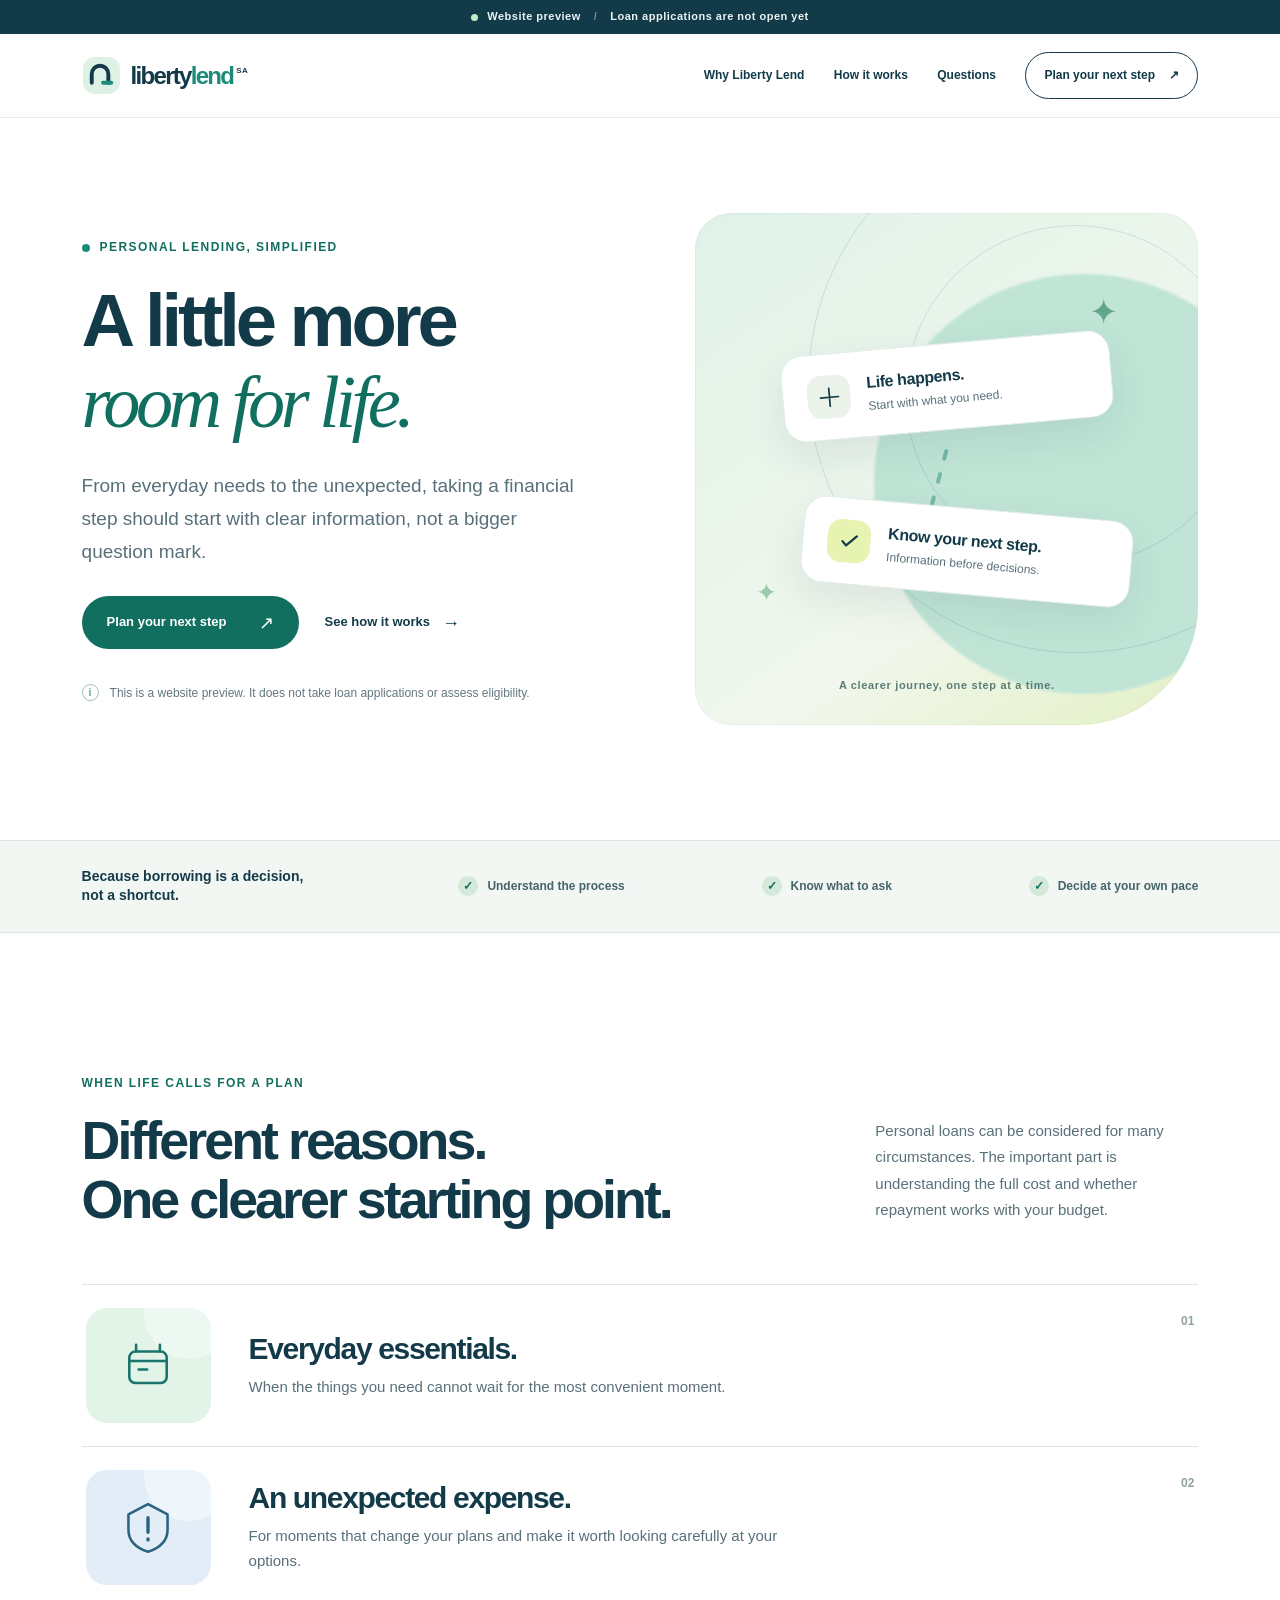
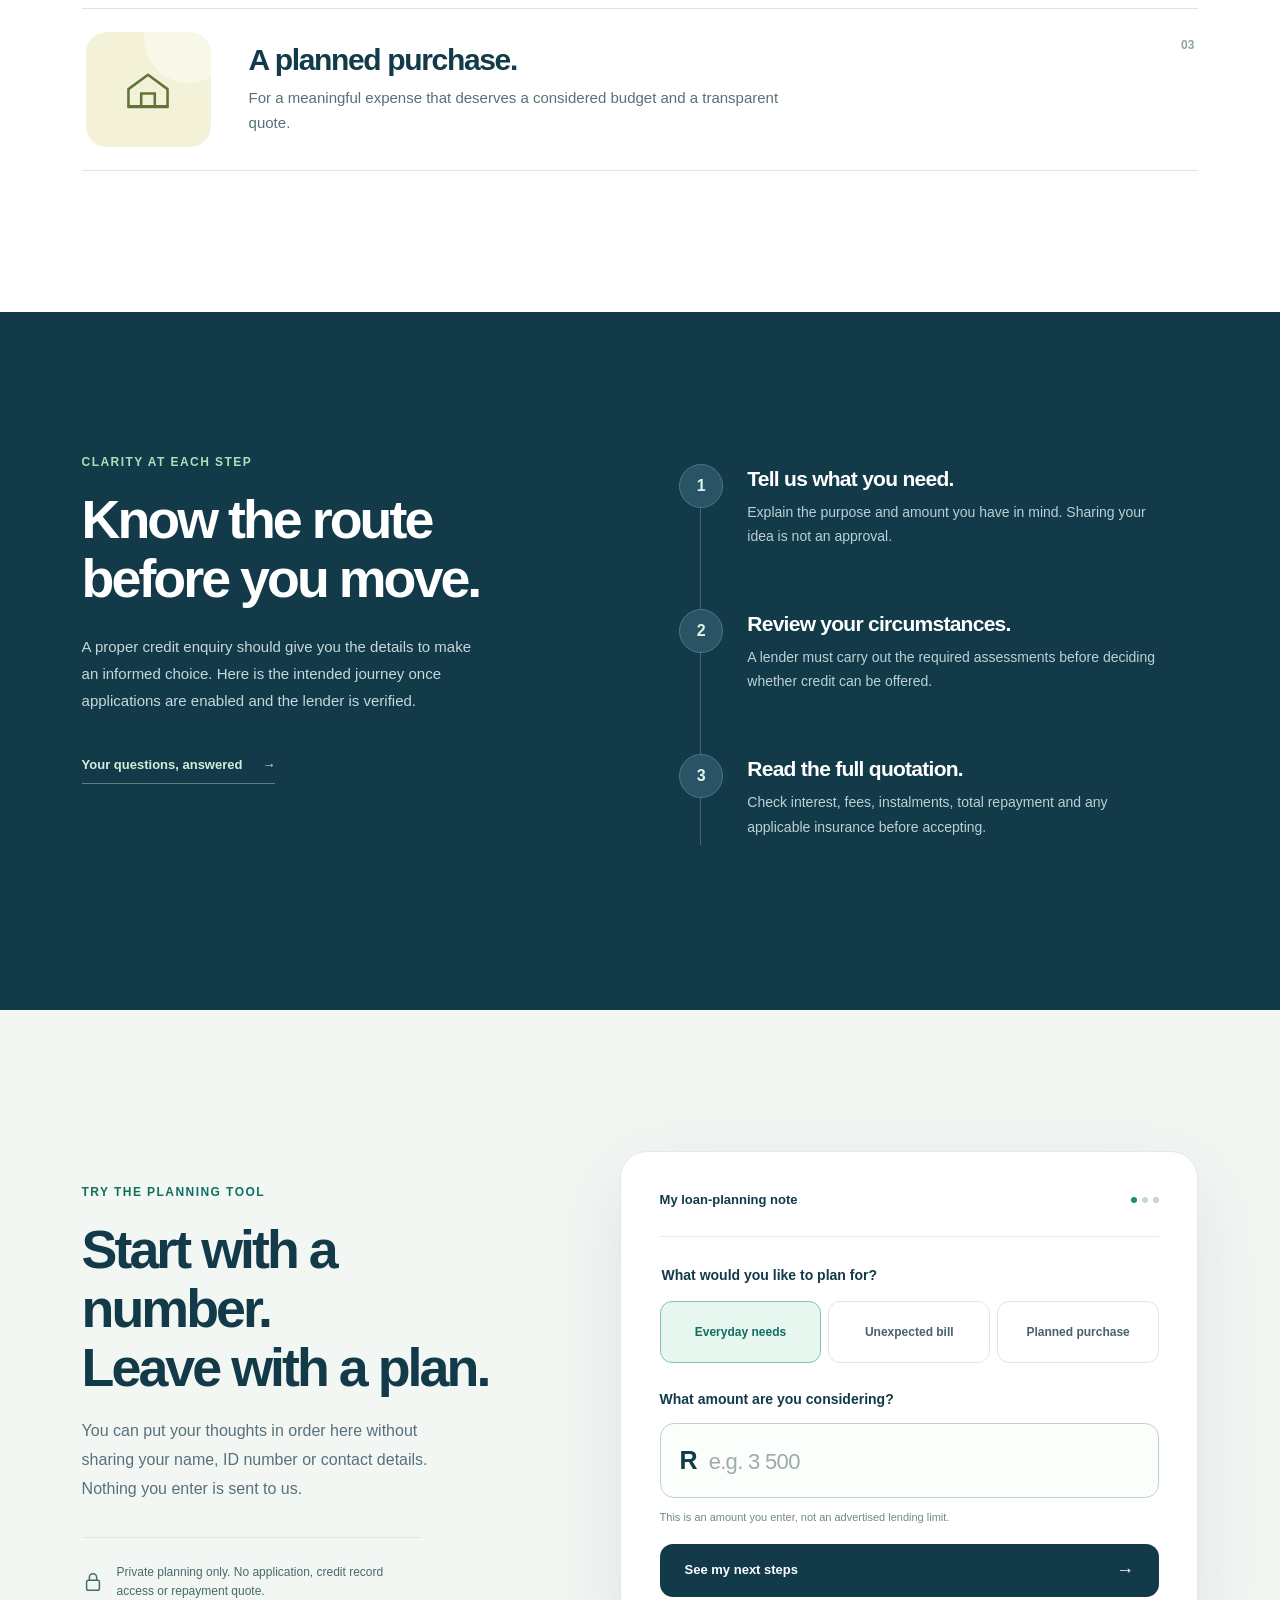
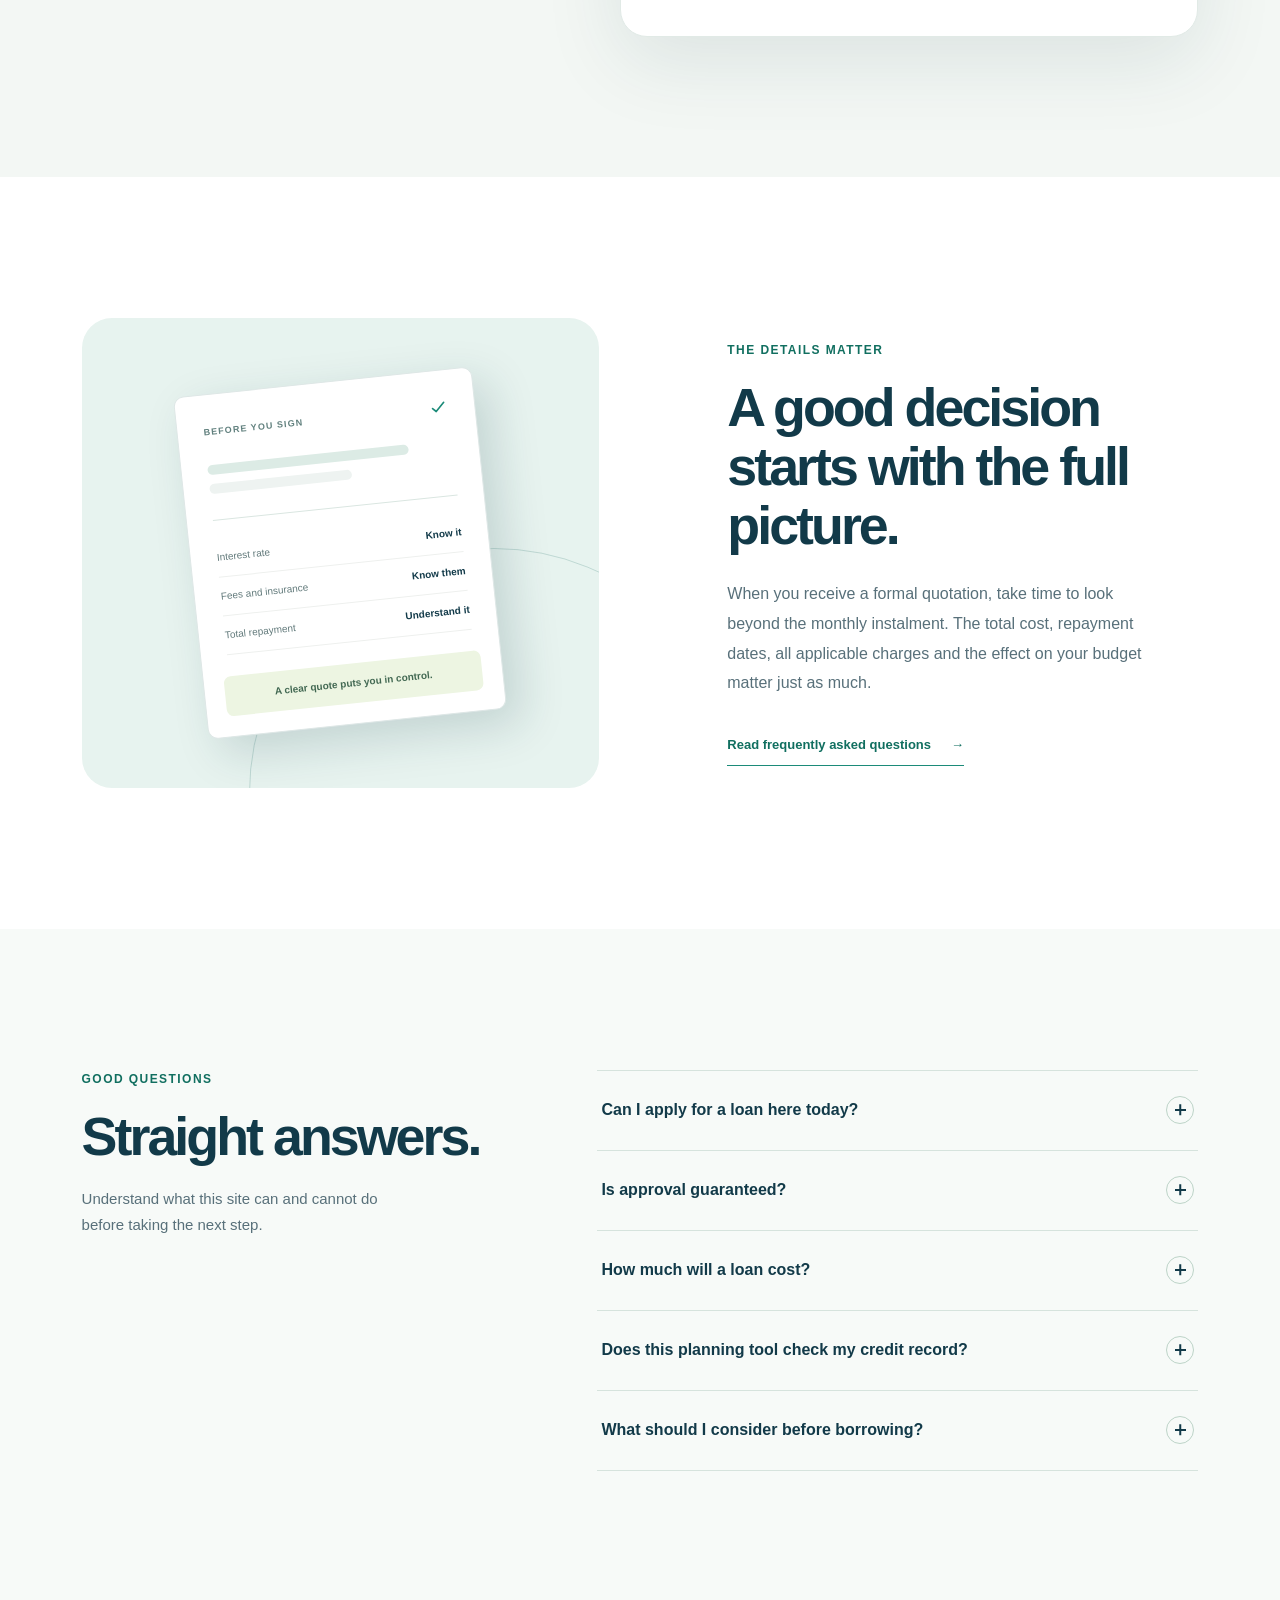
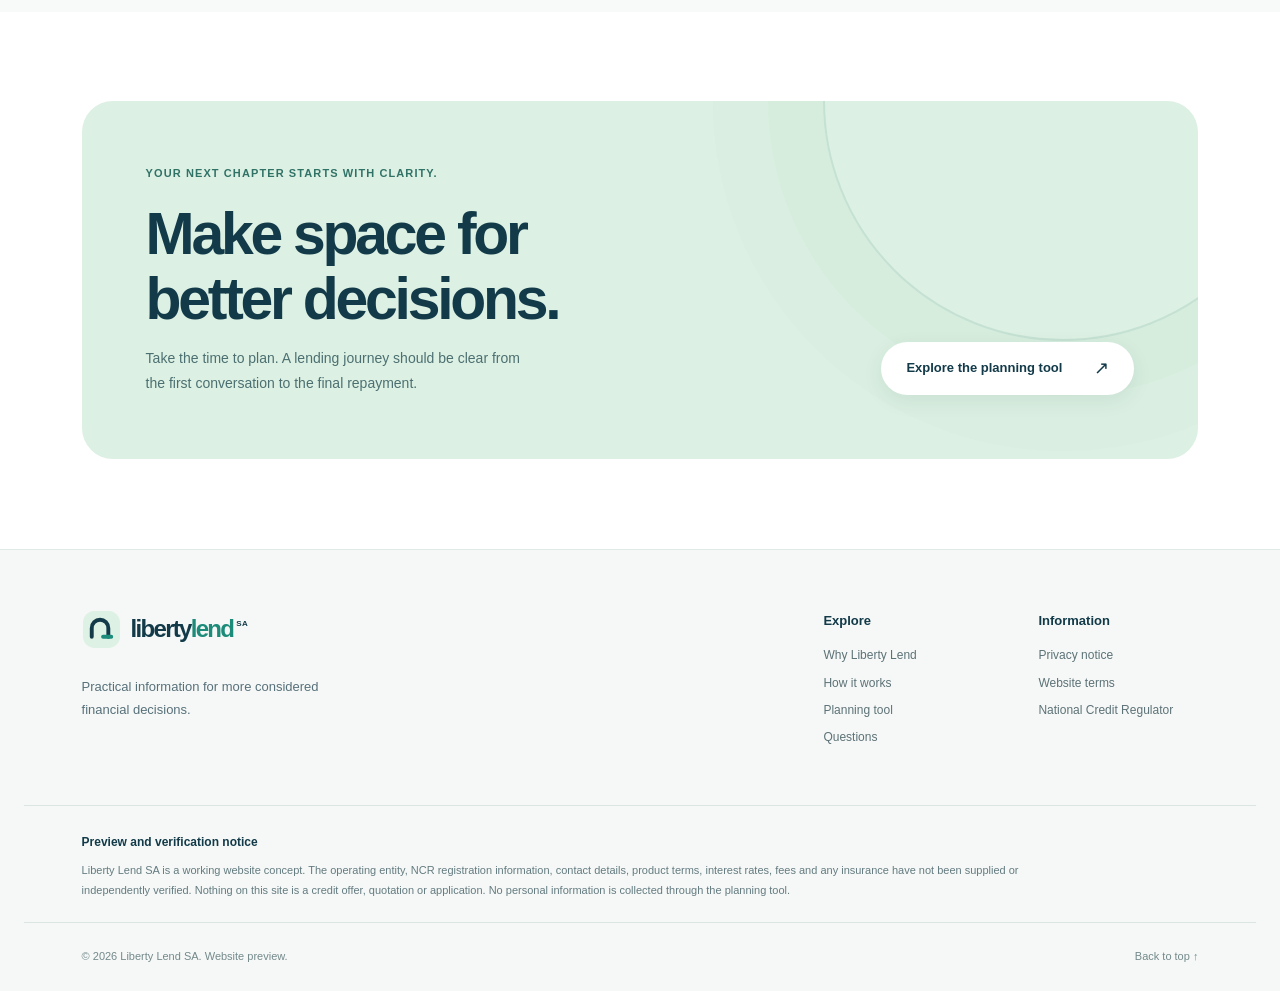
<file: index.html>
<!doctype html>
<html lang="en-ZA">
<head>
  <meta charset="utf-8">
  <meta name="viewport" content="width=device-width, initial-scale=1">
  <meta name="theme-color" content="#123a49">
  <meta name="robots" content="noindex,nofollow">
  <meta name="description" content="Discover Liberty Lend SA, a personal lending website preview. Explore how a small-loan enquiry could work, and make a private plan without applying for credit.">
  <meta property="og:type" content="website">
  <meta property="og:title" content="Liberty Lend SA | A little more room for life">
  <meta property="og:description" content="A clearer way to explore small personal loans. Preview only; applications are not yet open.">
  <meta property="og:image" content="assets/social-preview.svg">
  <title>Liberty Lend SA | A little more room for life</title>
  <link rel="icon" type="image/svg+xml" href="assets/favicon.svg">
  <link rel="stylesheet" href="styles.css">
  <script src="script.js" defer></script>
</head>
<body>
  <a class="skip-link" href="#main">Skip to content</a>
  <div class="preview-bar" role="status"><span class="preview-pulse" aria-hidden="true"></span> Website preview <span class="preview-divider" aria-hidden="true">/</span> Loan applications are not open yet</div>
  <header class="site-header" id="top">
    <div class="shell header-inner">
      <a class="brand" href="#top" aria-label="Liberty Lend SA, home">
        <svg class="brand-mark" aria-hidden="true" viewBox="0 0 40 40" fill="none"><rect x="1" y="1" width="38" height="38" rx="12" fill="#DDF1E5"/><path d="M10 27.5V18.7C10 13.9 13.8 10 18.5 10C23.2 10 27 13.9 27 18.7V27.5" stroke="#123A49" stroke-width="4" stroke-linecap="round"/><path d="M21.6 27.5H30" stroke="#1C8B79" stroke-width="4" stroke-linecap="round"/></svg>
        <span class="brand-type">liberty<span>lend</span><small>SA</small></span>
      </a>
      <nav class="primary-nav" id="primary-navigation" aria-label="Main navigation">
        <a href="#why-us">Why Liberty Lend</a>
        <a href="#how-it-works">How it works</a>
        <a href="#questions">Questions</a>
        <a class="nav-link-cta" href="#plan">Plan your next step <span aria-hidden="true">&#8599;</span></a>
      </nav>
      <button class="menu-toggle" id="menu-toggle" type="button" aria-controls="primary-navigation" aria-expanded="false" aria-label="Open menu"><span></span><span></span></button>
    </div>
  </header>
  <main id="main">
    <section class="hero shell" aria-labelledby="hero-title">
      <div class="hero-copy">
        <div class="micro-label"><span class="dot"></span> PERSONAL LENDING, SIMPLIFIED</div>
        <h1 id="hero-title">A little more <span class="serif-line">room for life.</span></h1>
        <p class="hero-lede">From everyday needs to the unexpected, taking a financial step should start with clear information, not a bigger question mark.</p>
        <div class="hero-actions"><a class="button button-primary" href="#plan">Plan your next step <span aria-hidden="true">&#8599;</span></a><a class="button button-text" href="#how-it-works">See how it works <span aria-hidden="true">&#8594;</span></a></div>
        <div class="hero-note"><span class="note-icon" aria-hidden="true">i</span><span>This is a website preview. It does not take loan applications or assess eligibility.</span></div>
      </div>
      <div class="hero-visual" aria-label="Illustration showing a clear path from a financial need to an informed decision">
        <div class="visual-arc arc-one"></div><div class="visual-arc arc-two"></div>
        <div class="visual-bloom"></div>
        <div class="path-card path-card-top"><div class="mini-symbol"><svg viewBox="0 0 24 24" fill="none" aria-hidden="true"><path d="M3 12h18M12 3v18" stroke="currentColor" stroke-width="1.7" stroke-linecap="round"/></svg></div><div><strong>Life happens.</strong><span>Start with what you need.</span></div></div>
        <div class="path-connector" aria-hidden="true"><span></span><span></span><span></span></div>
        <div class="path-card path-card-bottom"><div class="check-symbol"><svg viewBox="0 0 24 24" aria-hidden="true" fill="none"><path d="m5 12 4 4L19 6" stroke="currentColor" stroke-width="2.2" stroke-linecap="round" stroke-linejoin="round"/></svg></div><div><strong>Know your next step.</strong><span>Information before decisions.</span></div></div>
        <div class="visual-caption">A clearer journey, one step at a time.</div>
        <span class="visual-star star-one" aria-hidden="true">&#10022;</span><span class="visual-star star-two" aria-hidden="true">&#10022;</span>
      </div>
    </section>
    <div class="benefit-strip"><div class="shell benefit-strip-inner"><p>Because borrowing is a decision, not a shortcut.</p><div><span class="strip-symbol" aria-hidden="true">&#10003;</span> Understand the process</div><div><span class="strip-symbol" aria-hidden="true">&#10003;</span> Know what to ask</div><div><span class="strip-symbol" aria-hidden="true">&#10003;</span> Decide at your own pace</div></div></div>
    <section class="reasons section shell" id="why-us" aria-labelledby="reasons-title">
      <div class="section-heading"><div><p class="eyebrow">When life calls for a plan</p><h2 id="reasons-title">Different reasons.<br>One clearer starting point.</h2></div><p>Personal loans can be considered for many circumstances. The important part is understanding the full cost and whether repayment works with your budget.</p></div>
      <div class="reasons-list">
        <article class="reason-item"><div class="reason-art art-one"><span class="art-circle"></span><svg viewBox="0 0 80 80" fill="none" aria-hidden="true"><rect x="18" y="23" width="44" height="37" rx="7" stroke="currentColor" stroke-width="3"/><path d="M26 23v-8M54 23v-8M18 34h44M29 44h10" stroke="currentColor" stroke-width="3" stroke-linecap="round"/></svg></div><div class="reason-copy"><h3>Everyday essentials.</h3><p>When the things you need cannot wait for the most convenient moment.</p></div><span class="reason-number">01</span></article>
        <article class="reason-item"><div class="reason-art art-two"><span class="art-circle"></span><svg viewBox="0 0 80 80" fill="none" aria-hidden="true"><path d="M40 12 63 24v18c0 14-11 22-23 26-12-4-23-12-23-26V24l23-12Z" stroke="currentColor" stroke-width="3" stroke-linejoin="round"/><path d="M40 28v17M40 53v1" stroke="currentColor" stroke-width="4" stroke-linecap="round"/></svg></div><div class="reason-copy"><h3>An unexpected expense.</h3><p>For moments that change your plans and make it worth looking carefully at your options.</p></div><span class="reason-number">02</span></article>
        <article class="reason-item"><div class="reason-art art-three"><span class="art-circle"></span><svg viewBox="0 0 80 80" fill="none" aria-hidden="true"><path d="M17 59V39l23-17 23 17v20H17Z" stroke="currentColor" stroke-width="3" stroke-linejoin="round"/><path d="M32 59V44h16v15M17 60h46" stroke="currentColor" stroke-width="3" stroke-linecap="round"/></svg></div><div class="reason-copy"><h3>A planned purchase.</h3><p>For a meaningful expense that deserves a considered budget and a transparent quote.</p></div><span class="reason-number">03</span></article>
      </div>
    </section>
    <section class="how section" id="how-it-works" aria-labelledby="how-title"><div class="shell how-inner"><div class="how-intro"><p class="eyebrow eyebrow-light">Clarity at each step</p><h2 id="how-title">Know the route<br>before you move.</h2><p>A proper credit enquiry should give you the details to make an informed choice. Here is the intended journey once applications are enabled and the lender is verified.</p><a href="#questions" class="inline-light">Your questions, answered <span aria-hidden="true">&#8594;</span></a></div><div class="steps"><article class="step"><span class="step-counter">1</span><div><h3>Tell us what you need.</h3><p>Explain the purpose and amount you have in mind. Sharing your idea is not an approval.</p></div></article><article class="step"><span class="step-counter">2</span><div><h3>Review your circumstances.</h3><p>A lender must carry out the required assessments before deciding whether credit can be offered.</p></div></article><article class="step"><span class="step-counter">3</span><div><h3>Read the full quotation.</h3><p>Check interest, fees, instalments, total repayment and any applicable insurance before accepting.</p></div></article></div></div></section>
    <section class="plan-section section" id="plan" aria-labelledby="plan-title"><div class="shell plan-layout"><div class="plan-copy"><p class="eyebrow">Try the planning tool</p><h2 id="plan-title">Start with a number.<br>Leave with a plan.</h2><p>You can put your thoughts in order here without sharing your name, ID number or contact details. Nothing you enter is sent to us.</p><div class="privacy-note"><svg viewBox="0 0 24 24" aria-hidden="true" fill="none"><rect x="5" y="10" width="14" height="11" rx="2" stroke="currentColor" stroke-width="1.6"/><path d="M8 10V7a4 4 0 0 1 8 0v3" stroke="currentColor" stroke-width="1.6" stroke-linecap="round"/></svg><span>Private planning only. No application, credit record access or repayment quote.</span></div></div><div class="planner-card"><div class="planner-top"><span>My loan-planning note</span><span class="planner-dots" aria-hidden="true"><i></i><i></i><i></i></span></div><form id="planner-form" novalidate><fieldset><legend>What would you like to plan for?</legend><div class="purpose-grid"><label class="purpose-option"><input type="radio" name="purpose" value="An everyday expense" checked><span>Everyday needs</span></label><label class="purpose-option"><input type="radio" name="purpose" value="An unexpected bill"><span>Unexpected bill</span></label><label class="purpose-option"><input type="radio" name="purpose" value="A planned purchase"><span>Planned purchase</span></label></div></fieldset><label class="amount-label" for="loan-amount">What amount are you considering?</label><div class="amount-field"><span aria-hidden="true">R</span><input id="loan-amount" name="amount" type="number" inputmode="decimal" min="1" max="999999" step="100" placeholder="e.g. 3 500" aria-describedby="amount-hint amount-error" required></div><p class="amount-hint" id="amount-hint">This is an amount you enter, not an advertised lending limit.</p><p class="field-error" id="amount-error" aria-live="polite" hidden></p><button class="button button-dark planner-button" type="submit">See my next steps <span aria-hidden="true">&#8594;</span></button></form><div class="planner-result" id="planner-result" hidden tabindex="-1" aria-live="polite"><span class="result-kicker">Your private planning note</span><strong id="result-title"></strong><p id="result-description"></p><ol><li>Check what a monthly repayment would mean for your budget.</li><li>Ask for the total cost of credit, including applicable fees and insurance.</li><li>Only apply with a verified, appropriately registered credit provider.</li></ol><button id="plan-again" class="reset-button" type="button">Start again <span aria-hidden="true">&#8634;</span></button></div></div></div></section>
    <section class="clarity section shell" aria-labelledby="clarity-title"><div class="clarity-art"><div class="paper-sheet"><div class="paper-topline"><span>BEFORE YOU SIGN</span><svg viewBox="0 0 24 24" aria-hidden="true" fill="none"><path d="m5 12 4 4L19 6" stroke="currentColor" stroke-width="2" stroke-linecap="round" stroke-linejoin="round"/></svg></div><span class="paper-bar long"></span><span class="paper-bar medium"></span><span class="paper-line"></span><div class="paper-row"><span>Interest rate</span><b>Know it</b></div><div class="paper-row"><span>Fees and insurance</span><b>Know them</b></div><div class="paper-row"><span>Total repayment</span><b>Understand it</b></div><div class="paper-footer">A clear quote puts you in control.</div></div><div class="art-orbit"></div></div><div class="clarity-copy"><p class="eyebrow">The details matter</p><h2 id="clarity-title">A good decision starts with the full picture.</h2><p>When you receive a formal quotation, take time to look beyond the monthly instalment. The total cost, repayment dates, all applicable charges and the effect on your budget matter just as much.</p><a class="text-link" href="#questions">Read frequently asked questions <span aria-hidden="true">&#8594;</span></a></div></section>
    <section class="faq section" id="questions" aria-labelledby="faq-title"><div class="shell faq-layout"><div class="faq-heading"><p class="eyebrow">Good questions</p><h2 id="faq-title">Straight answers.</h2><p>Understand what this site can and cannot do before taking the next step.</p></div><div class="faq-list"><details><summary>Can I apply for a loan here today?<span class="faq-icon" aria-hidden="true"></span></summary><p>Not yet. This is a website preview, and online loan enquiries are not currently being accepted. Applications can only be enabled after the credit provider's details, lending terms and privacy processes have been verified.</p></details><details><summary>Is approval guaranteed?<span class="faq-icon" aria-hidden="true"></span></summary><p>No. A legitimate lending decision is subject to the credit provider's required assessment of your circumstances and affordability. This site cannot approve credit.</p></details><details><summary>How much will a loan cost?<span class="faq-icon" aria-hidden="true"></span></summary><p>Actual interest rates, initiation fees, service fees and any compulsory insurance have not been provided or verified for this website. Do not assume a repayment amount until you receive a full quotation from the lender.</p></details><details><summary>Does this planning tool check my credit record?<span class="faq-icon" aria-hidden="true"></span></summary><p>No. The planning tool runs only in your browser. It does not request identity or banking details, send your inputs to a server, or initiate a credit enquiry.</p></details><details><summary>What should I consider before borrowing?<span class="faq-icon" aria-hidden="true"></span></summary><p>Check your regular expenses, existing commitments and ability to make each repayment. Compare the total cost, not only the monthly instalment, and never borrow more than you can reasonably afford.</p></details></div></div></section>
    <section class="closing shell" aria-labelledby="closing-title"><div class="closing-inner"><div><span class="closing-label">Your next chapter starts with clarity.</span><h2 id="closing-title">Make space for<br>better decisions.</h2><p>Take the time to plan. A lending journey should be clear from the first conversation to the final repayment.</p></div><a class="button button-white" href="#plan">Explore the planning tool <span aria-hidden="true">&#8599;</span></a><span class="closing-decoration" aria-hidden="true"></span></div></section>
  </main>
  <footer class="footer"><div class="shell footer-upper"><div class="footer-brand"><a class="brand" href="#top" aria-label="Liberty Lend SA, back to top"><svg class="brand-mark" aria-hidden="true" viewBox="0 0 40 40" fill="none"><rect x="1" y="1" width="38" height="38" rx="12" fill="#DDF1E5"/><path d="M10 27.5V18.7C10 13.9 13.8 10 18.5 10C23.2 10 27 13.9 27 18.7V27.5" stroke="#123A49" stroke-width="4" stroke-linecap="round"/><path d="M21.6 27.5H30" stroke="#1C8B79" stroke-width="4" stroke-linecap="round"/></svg><span class="brand-type">liberty<span>lend</span><small>SA</small></span></a><p>Practical information for more considered financial decisions.</p></div><div class="footer-links"><div><h3>Explore</h3><a href="#why-us">Why Liberty Lend</a><a href="#how-it-works">How it works</a><a href="#plan">Planning tool</a><a href="#questions">Questions</a></div><div><h3>Information</h3><a href="privacy.html">Privacy notice</a><a href="terms.html">Website terms</a><a href="https://www.ncr.org.za/" rel="noopener noreferrer" target="_blank">National Credit Regulator <span class="sr-only">(opens in new tab)</span></a></div></div></div><div class="shell regulatory"><strong>Preview and verification notice</strong><p>Liberty Lend SA is a working website concept. The operating entity, NCR registration information, contact details, product terms, interest rates, fees and any insurance have not been supplied or independently verified. Nothing on this site is a credit offer, quotation or application. No personal information is collected through the planning tool.</p></div><div class="shell footer-bottom"><span>&copy; <span id="year">2026</span> Liberty Lend SA. Website preview.</span><a href="#top">Back to top &#8593;</a></div></footer>
</body>
</html>
</file>
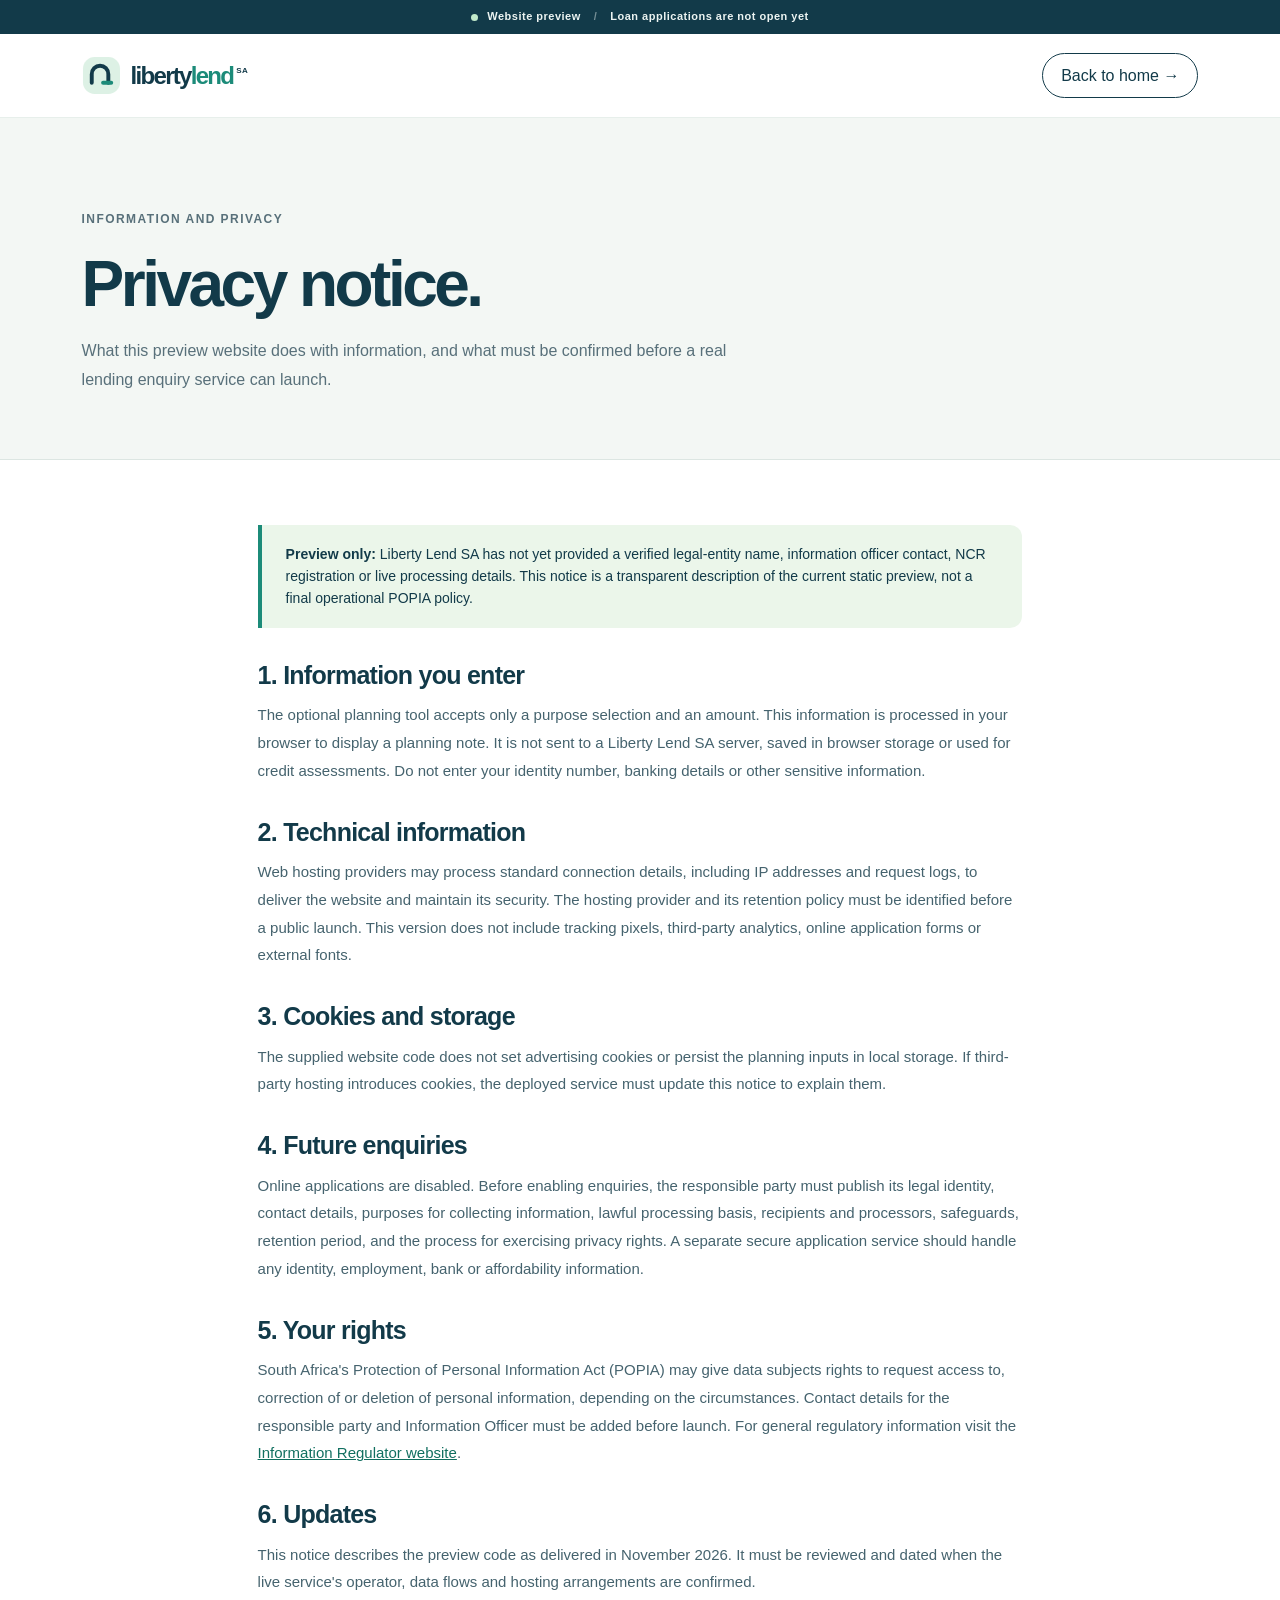
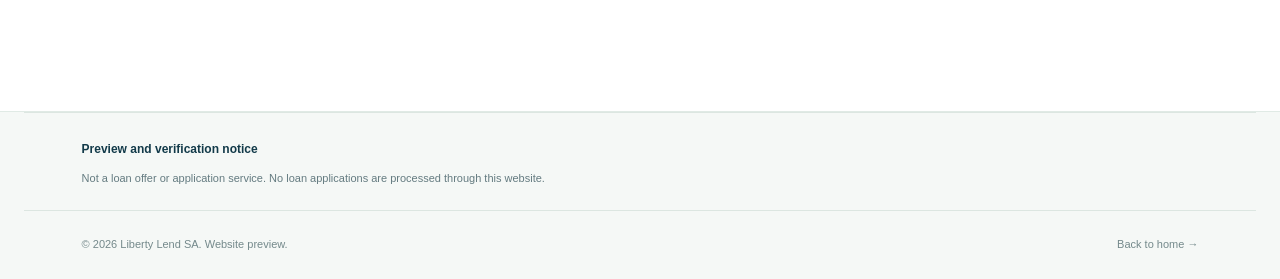
<file: privacy.html>
<!doctype html>
<html lang="en-ZA">
<head>
  <meta charset="utf-8"><meta name="viewport" content="width=device-width, initial-scale=1"><meta name="theme-color" content="#123a49"><meta name="robots" content="noindex,nofollow">
  <meta name="description" content="Privacy notice for the Liberty Lend SA website preview.">
  <title>Privacy notice | Liberty Lend SA</title>
  <link rel="icon" type="image/svg+xml" href="assets/favicon.svg"><link rel="stylesheet" href="styles.css"><script src="script.js" defer></script>
</head>
<body>
  <a href="#main" class="skip-link">Skip to content</a>
  <div class="preview-bar" role="status"><span class="preview-pulse" aria-hidden="true"></span> Website preview <span class="preview-divider" aria-hidden="true">/</span> Loan applications are not open yet</div>
  <header class="site-header"><div class="shell header-inner"><a class="brand" href="index.html" aria-label="Liberty Lend SA, home"><svg class="brand-mark" viewBox="0 0 40 40" aria-hidden="true" fill="none"><rect x="1" y="1" width="38" height="38" rx="12" fill="#DDF1E5"/><path d="M10 27.5V18.7C10 13.9 13.8 10 18.5 10C23.2 10 27 13.9 27 18.7V27.5" stroke="#123A49" stroke-width="4" stroke-linecap="round"/><path d="M21.6 27.5H30" stroke="#1C8B79" stroke-width="4" stroke-linecap="round"/></svg><span class="brand-type">liberty<span>lend</span><small>SA</small></span></a><nav aria-label="Page navigation"><a class="nav-link-cta" href="index.html">Back to home &#8594;</a></nav></div></header>
  <main id="main"><div class="legal-hero"><div class="shell"><p class="eyebrow">Information and privacy</p><h1>Privacy notice.</h1><p>What this preview website does with information, and what must be confirmed before a real lending enquiry service can launch.</p></div></div>
  <article class="shell legal-article"><div class="legal-alert"><strong>Preview only:</strong> Liberty Lend SA has not yet provided a verified legal-entity name, information officer contact, NCR registration or live processing details. This notice is a transparent description of the current static preview, not a final operational POPIA policy.</div>
    <h2>1. Information you enter</h2><p>The optional planning tool accepts only a purpose selection and an amount. This information is processed in your browser to display a planning note. It is not sent to a Liberty Lend SA server, saved in browser storage or used for credit assessments. Do not enter your identity number, banking details or other sensitive information.</p>
    <h2>2. Technical information</h2><p>Web hosting providers may process standard connection details, including IP addresses and request logs, to deliver the website and maintain its security. The hosting provider and its retention policy must be identified before a public launch. This version does not include tracking pixels, third-party analytics, online application forms or external fonts.</p>
    <h2>3. Cookies and storage</h2><p>The supplied website code does not set advertising cookies or persist the planning inputs in local storage. If third-party hosting introduces cookies, the deployed service must update this notice to explain them.</p>
    <h2>4. Future enquiries</h2><p>Online applications are disabled. Before enabling enquiries, the responsible party must publish its legal identity, contact details, purposes for collecting information, lawful processing basis, recipients and processors, safeguards, retention period, and the process for exercising privacy rights. A separate secure application service should handle any identity, employment, bank or affordability information.</p>
    <h2>5. Your rights</h2><p>South Africa's Protection of Personal Information Act (POPIA) may give data subjects rights to request access to, correction of or deletion of personal information, depending on the circumstances. Contact details for the responsible party and Information Officer must be added before launch. For general regulatory information visit the <a href="https://inforegulator.org.za/" rel="noopener noreferrer" target="_blank">Information Regulator website</a>.</p>
    <h2>6. Updates</h2><p>This notice describes the preview code as delivered in November 2026. It must be reviewed and dated when the live service's operator, data flows and hosting arrangements are confirmed.</p>
  </article></main>
  <footer class="footer"><div class="shell regulatory"><strong>Preview and verification notice</strong><p>Not a loan offer or application service. No loan applications are processed through this website.</p></div><div class="shell footer-bottom"><span>&copy; <span id="year">2026</span> Liberty Lend SA. Website preview.</span><a href="index.html">Back to home &#8594;</a></div></footer>
</body>
</html>
</file>
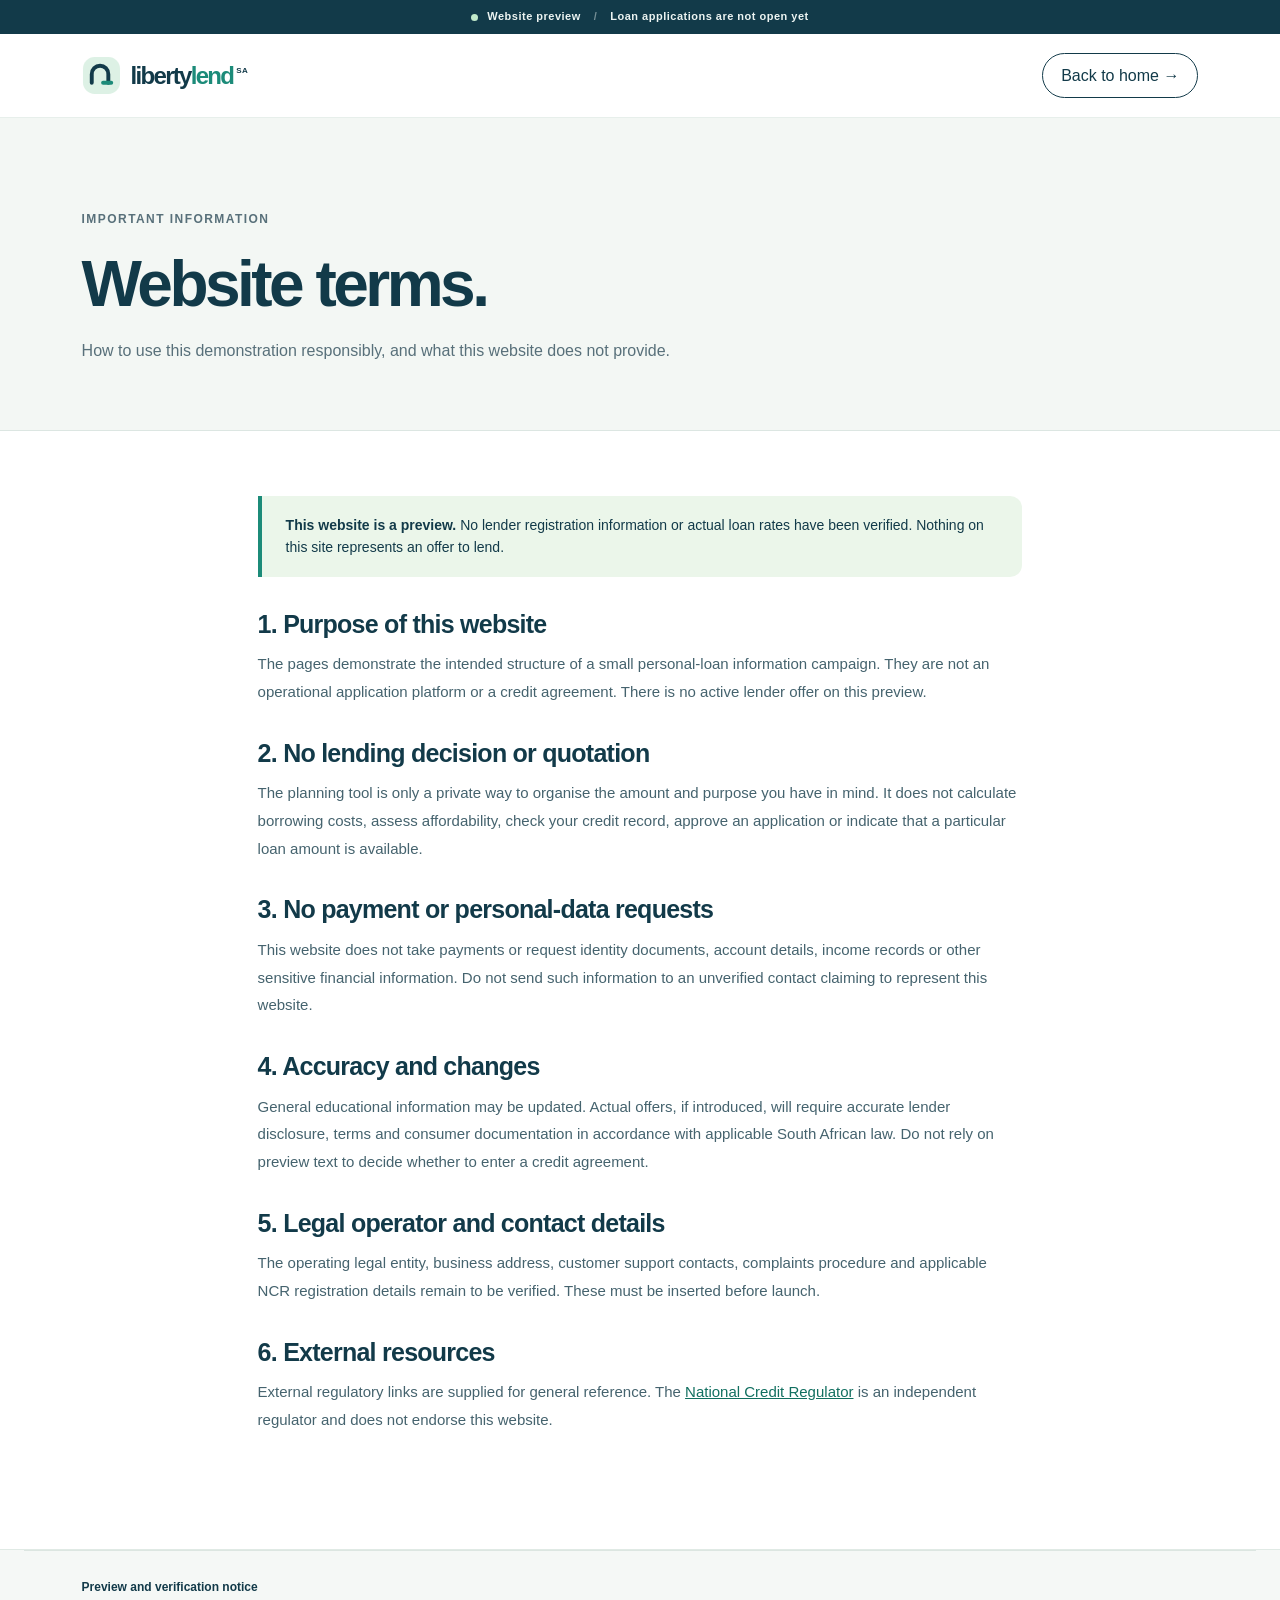
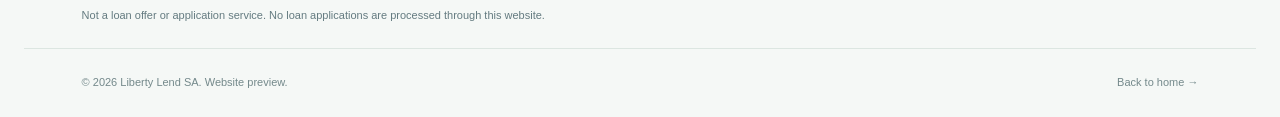
<file: terms.html>
<!doctype html>
<html lang="en-ZA">
<head>
  <meta charset="utf-8"><meta name="viewport" content="width=device-width, initial-scale=1"><meta name="theme-color" content="#123a49"><meta name="robots" content="noindex,nofollow">
  <meta name="description" content="Website terms for Liberty Lend SA's static preview.">
  <title>Website terms | Liberty Lend SA</title>
  <link rel="icon" type="image/svg+xml" href="assets/favicon.svg"><link rel="stylesheet" href="styles.css"><script src="script.js" defer></script>
</head>
<body>
  <a href="#main" class="skip-link">Skip to content</a>
  <div class="preview-bar" role="status"><span class="preview-pulse" aria-hidden="true"></span> Website preview <span class="preview-divider" aria-hidden="true">/</span> Loan applications are not open yet</div>
  <header class="site-header"><div class="shell header-inner"><a class="brand" href="index.html" aria-label="Liberty Lend SA, home"><svg class="brand-mark" viewBox="0 0 40 40" aria-hidden="true" fill="none"><rect x="1" y="1" width="38" height="38" rx="12" fill="#DDF1E5"/><path d="M10 27.5V18.7C10 13.9 13.8 10 18.5 10C23.2 10 27 13.9 27 18.7V27.5" stroke="#123A49" stroke-width="4" stroke-linecap="round"/><path d="M21.6 27.5H30" stroke="#1C8B79" stroke-width="4" stroke-linecap="round"/></svg><span class="brand-type">liberty<span>lend</span><small>SA</small></span></a><nav aria-label="Page navigation"><a class="nav-link-cta" href="index.html">Back to home &#8594;</a></nav></div></header>
  <main id="main"><div class="legal-hero"><div class="shell"><p class="eyebrow">Important information</p><h1>Website terms.</h1><p>How to use this demonstration responsibly, and what this website does not provide.</p></div></div>
  <article class="shell legal-article"><div class="legal-alert"><strong>This website is a preview.</strong> No lender registration information or actual loan rates have been verified. Nothing on this site represents an offer to lend.</div>
    <h2>1. Purpose of this website</h2><p>The pages demonstrate the intended structure of a small personal-loan information campaign. They are not an operational application platform or a credit agreement. There is no active lender offer on this preview.</p>
    <h2>2. No lending decision or quotation</h2><p>The planning tool is only a private way to organise the amount and purpose you have in mind. It does not calculate borrowing costs, assess affordability, check your credit record, approve an application or indicate that a particular loan amount is available.</p>
    <h2>3. No payment or personal-data requests</h2><p>This website does not take payments or request identity documents, account details, income records or other sensitive financial information. Do not send such information to an unverified contact claiming to represent this website.</p>
    <h2>4. Accuracy and changes</h2><p>General educational information may be updated. Actual offers, if introduced, will require accurate lender disclosure, terms and consumer documentation in accordance with applicable South African law. Do not rely on preview text to decide whether to enter a credit agreement.</p>
    <h2>5. Legal operator and contact details</h2><p>The operating legal entity, business address, customer support contacts, complaints procedure and applicable NCR registration details remain to be verified. These must be inserted before launch.</p>
    <h2>6. External resources</h2><p>External regulatory links are supplied for general reference. The <a href="https://www.ncr.org.za/" target="_blank" rel="noopener noreferrer">National Credit Regulator</a> is an independent regulator and does not endorse this website.</p>
  </article></main>
  <footer class="footer"><div class="shell regulatory"><strong>Preview and verification notice</strong><p>Not a loan offer or application service. No loan applications are processed through this website.</p></div><div class="shell footer-bottom"><span>&copy; <span id="year">2026</span> Liberty Lend SA. Website preview.</span><a href="index.html">Back to home &#8594;</a></div></footer>
</body>
</html>
</file>
<file: styles.css>
:root{
  --ink:#123a49;--ink-2:#234b57;--forest:#0d3541;--green:#1c8b79;
  --green-dark:#116f60;--mint:#ddf1e5;--pistachio:#e7f3b1;--wash:#f3f7f4;
  --white:#fff;--line:#dce6e2;--muted:#58707a;--shadow:0 24px 80px rgba(18,58,73,.1);
  --radius:24px;--ease:cubic-bezier(.2,.75,.15,1)
}
*,*::before,*::after{box-sizing:border-box}
html{scroll-behavior:smooth;scroll-padding-top:105px}
body{margin:0;font-family:"Segoe UI",Arial,Helvetica,sans-serif;background:#fff;color:var(--ink);font-size:16px;line-height:1.6;-webkit-font-smoothing:antialiased}
a{color:inherit;text-decoration:none}button,input{font:inherit}button{cursor:pointer}img,svg{max-width:100%}svg{display:block}
:focus-visible{outline:3px solid var(--green);outline-offset:4px}
::selection{color:var(--ink);background:var(--pistachio)}
.shell{max-width:1232px;padding-inline:clamp(22px,4.5vw,64px);margin-inline:auto}
.section{padding-block:clamp(86px,11vw,148px)}
.skip-link{position:absolute;left:14px;top:-60px;background:var(--ink);color:#fff;padding:10px 14px;z-index:1000;border-radius:5px}.skip-link:focus{top:15px}
.sr-only{position:absolute;width:1px;height:1px;padding:0;margin:-1px;overflow:hidden;clip:rect(0,0,0,0);white-space:nowrap;border:0}
.preview-bar{min-height:34px;display:flex;align-items:center;justify-content:center;gap:9px;background:#123a49;color:#ecf4f2;text-align:center;font-size:11px;font-weight:650;letter-spacing:.045em;padding:7px 20px}
.preview-pulse{width:7px;height:7px;border-radius:50%;background:#c1eacb;flex:0 0 auto}.preview-divider{opacity:.45;margin-inline:4px}
.site-header{position:sticky;top:0;z-index:50;background:rgba(255,255,255,.96);border-bottom:1px solid #e7efeb;backdrop-filter:blur(12px)}
.header-inner{display:flex;align-items:center;justify-content:space-between;min-height:83px;gap:36px}
.brand{display:inline-flex;align-items:center;gap:10px;white-space:nowrap;flex:none}
.brand-mark{width:39px;height:39px}
.brand-type{font-size:24px;line-height:1;font-weight:750;letter-spacing:-1.7px}.brand-type>span{color:var(--green);font-weight:750}.brand-type small{font-family:Arial,sans-serif;font-size:8px;letter-spacing:.06em;vertical-align:top;margin-left:3px;display:inline-block;margin-top:3px}
.primary-nav{display:flex;align-items:center;gap:clamp(18px,2.3vw,32px);font-size:12px;font-weight:700;white-space:nowrap}
.primary-nav>a:not(.nav-link-cta){padding:10px 0;transition:color .18s}.primary-nav>a:hover{color:var(--green-dark)}
.nav-link-cta{padding:13px 18px;border:1px solid var(--ink);border-radius:100px;transition:background .18s,color .18s}.nav-link-cta:hover{background:var(--ink);color:#fff}.nav-link-cta span{padding-left:11px}
.menu-toggle{display:none;border:1px solid var(--line);background:#fff;width:45px;height:44px;border-radius:12px;align-items:center;justify-content:center;flex-direction:column;gap:6px}.menu-toggle span{width:19px;height:2px;border-radius:2px;background:var(--ink);transition:transform .2s}
.hero{display:grid;grid-template-columns:1.05fr .95fr;align-items:center;gap:clamp(30px,4.5vw,70px);padding-top:clamp(60px,7.4vw,106px);padding-bottom:clamp(90px,9vw,128px)}
.micro-label,.eyebrow{font-size:12px;font-weight:800;letter-spacing:.12em;text-transform:uppercase}.micro-label{display:inline-flex;align-items:center;gap:10px;color:var(--green-dark);margin-bottom:23px}.micro-label .dot{width:8px;height:8px;border-radius:50%;background:var(--green)}
h1,h2,h3,p{margin-top:0}h1,h2,h3{line-height:1.1}h1,h2{letter-spacing:-.055em}h1{font-size:clamp(53px,5.8vw,82px);font-weight:770;margin:0 0 25px;max-width:750px}
.serif-line{display:block;font-family:Georgia,"Times New Roman",serif;font-weight:400;letter-spacing:-.06em;font-style:italic;color:var(--green-dark)}
.hero-lede{max-width:510px;font-size:clamp(17px,1.6vw,19px);color:var(--muted);line-height:1.75;margin-bottom:28px}
.hero-actions{display:flex;align-items:center;gap:19px;flex-wrap:wrap}.button{display:inline-flex;align-items:center;justify-content:center;gap:32px;min-height:53px;border-radius:100px;font-weight:750;font-size:13px;line-height:1.15;padding:15px 25px;border:0;transition:transform .2s var(--ease),background .2s,color .2s}
.button:hover{transform:translateY(-2px)}.button:active{transform:translateY(0)}.button span{font-size:18px;font-weight:400}.button-primary{color:#fff;background:var(--green-dark)}.button-primary:hover{background:#095e51}.button-text{color:var(--ink);padding-inline:7px;gap:12px}.button-text:hover{color:var(--green-dark)}
.hero-note{margin-top:35px;display:flex;gap:11px;align-items:flex-start;max-width:470px;font-size:12px;line-height:1.6;color:#637781}.note-icon{display:inline-flex;width:17px;height:17px;border:1px solid #a5beb5;border-radius:50%;align-items:center;justify-content:center;font-size:11px;color:var(--green-dark);flex:none}
.hero-visual{min-height:clamp(420px,40vw,560px);border-radius:36px 36px 120px 36px;background:linear-gradient(145deg,#e0f2e8,#f1f7ed 65%,#e3f0c4);position:relative;isolation:isolate;overflow:hidden;display:flex;flex-direction:column;align-items:center;justify-content:center;box-shadow:inset 0 0 0 1px rgba(18,58,73,.04)}
.visual-bloom{width:420px;height:420px;position:absolute;z-index:-1;background:#c0e5d6;border-radius:50%;top:12%;right:-19%;filter:blur(1px)}.visual-arc{position:absolute;border:1px solid rgba(18,58,73,.13);border-radius:50%;width:540px;height:540px;top:-100px;right:-150px;pointer-events:none}.arc-two{width:340px;height:340px;top:12px;right:-47px}
.path-card{display:flex;gap:17px;align-items:center;background:#fff;box-shadow:0 16px 42px rgba(18,58,73,.09);border:1px solid #e2ede8;border-radius:22px;padding:21px 24px;position:relative;width:min(79%,330px);z-index:2;transform:rotate(-5deg)}.path-card>div:last-child{display:flex;flex-direction:column;gap:4px}.path-card strong{font-size:16px;line-height:1.3;letter-spacing:-.025em}.path-card div span{font-size:12px;color:var(--muted);line-height:1.4}.path-card-bottom{transform:rotate(5deg);margin-top:78px;left:4%}.mini-symbol,.check-symbol{width:43px;height:43px;border-radius:14px;display:grid;place-items:center;flex:none}.mini-symbol{background:#eaf2e9;color:var(--ink)}.check-symbol{background:var(--pistachio);color:var(--ink)}.mini-symbol svg,.check-symbol svg{width:24px;height:24px}
.path-connector{display:flex;flex-direction:column;gap:12px;position:absolute;left:48%;top:46%;transform:rotate(15deg);z-index:0}.path-connector span{height:12px;width:4px;border-radius:4px;background:#76b8a9}
.visual-caption{position:absolute;bottom:30px;font-size:11px;letter-spacing:.06em;font-weight:700;color:#5a7d77;z-index:2}.visual-star{position:absolute;font-size:35px;color:#62a58d}.star-one{top:14%;right:16%}.star-two{bottom:22%;left:12%;font-size:25px;color:#9ccaa6}
.benefit-strip{border-block:1px solid var(--line);background:var(--wash)}.benefit-strip-inner{display:flex;align-items:center;justify-content:space-between;gap:20px;min-height:91px;flex-wrap:wrap;padding-block:16px}.benefit-strip p{font-size:14px;line-height:1.4;margin:0;font-weight:750;max-width:240px}.benefit-strip-inner>div{display:flex;align-items:center;gap:9px;white-space:nowrap;font-size:12px;font-weight:650;color:#45646a}.strip-symbol{width:20px;height:20px;border-radius:50%;background:#d4e9d9;display:grid;place-items:center;font-size:12px;color:var(--green-dark)}
.section-heading{display:grid;grid-template-columns:1.4fr .6fr;align-items:end;gap:40px;margin-bottom:55px}.eyebrow{color:var(--green-dark);margin-bottom:18px}h2{font-size:clamp(37px,4.2vw,58px);font-weight:750;margin:0}.section-heading>p{max-width:335px;margin:0 0 6px;line-height:1.75;color:var(--muted);font-size:15px}
.reasons-list{border-top:1px solid var(--line)}.reason-item{display:grid;grid-template-columns:125px 1fr 48px;align-items:center;gap:38px;padding:23px 4px;border-bottom:1px solid var(--line)}.reason-art{height:115px;width:125px;position:relative;display:grid;place-items:center;overflow:hidden;border-radius:21px}.reason-art svg{width:68px;height:68px;position:relative;z-index:2}.art-one{background:#e2f3e8;color:#1b746b}.art-two{background:#e2edf7;color:#2a6380}.art-three{background:#f3f2d8;color:#60743a}.art-circle{position:absolute;width:90px;height:90px;top:-39px;right:-23px;border-radius:50%;background:rgba(255,255,255,.4)}.reason-copy h3{font-size:clamp(22px,2.6vw,30px);margin:0 0 10px;letter-spacing:-.045em}.reason-copy p{font-size:15px;max-width:530px;margin:0;color:var(--muted);line-height:1.65}.reason-number{justify-self:end;font-size:12px;color:#90a49e;font-weight:800;align-self:start;margin-top:4px}
.how{background:var(--ink);color:#fff}.how-inner{display:grid;grid-template-columns:.95fr 1.05fr;gap:clamp(50px,10vw,130px)}.eyebrow-light{color:#abe0b9}.how-intro h2{color:#fff;margin-bottom:25px}.how-intro>p:not(.eyebrow){max-width:410px;color:#c5d9dc;line-height:1.8;font-size:15px}.inline-light{display:inline-flex;gap:20px;align-items:center;margin-top:26px;color:#d0edda;border-bottom:1px solid rgba(208,237,218,.4);padding-bottom:7px;font-size:13px;font-weight:750}.inline-light:hover{color:#fff}
.steps{position:relative}.steps::before{content:"";position:absolute;top:24px;bottom:24px;left:21px;border-left:1px solid rgba(219,238,226,.25)}.step{position:relative;display:grid;grid-template-columns:45px 1fr;gap:23px;padding-block:11px 30px}.step:not(:last-child){margin-bottom:19px}.step-counter{z-index:1;width:44px;height:44px;border-radius:50%;background:#285466;border:1px solid #527482;display:grid;place-items:center;color:#e1f4e9;font-size:16px;font-weight:750}.step h3{font-size:21px;letter-spacing:-.035em;margin:3px 0 10px}.step p{max-width:410px;color:#bbd1d5;font-size:14px;line-height:1.75;margin:0}
.plan-section{background:var(--wash)}.plan-layout{display:grid;grid-template-columns:.86fr 1.14fr;gap:clamp(40px,8vw,110px);align-items:start}.plan-copy{padding-top:32px}.plan-copy h2{margin-bottom:20px}.plan-copy>p:not(.eyebrow){font-size:16px;line-height:1.8;color:var(--muted);max-width:380px}.privacy-note{display:flex;align-items:center;gap:13px;margin-top:33px;padding-top:25px;border-top:1px solid #dce8e2;color:#436b6a;font-size:12px;line-height:1.6;max-width:340px}.privacy-note svg{width:22px;height:22px;flex:none}
.planner-card{background:#fff;border:1px solid #e1eae6;box-shadow:var(--shadow);border-radius:27px;padding:clamp(22px,3vw,39px);position:relative}.planner-top{display:flex;justify-content:space-between;align-items:center;gap:18px;padding-bottom:25px;border-bottom:1px solid #e4ece8;font-size:13px;font-weight:750}.planner-dots{display:flex;gap:5px}.planner-dots i{width:6px;height:6px;border-radius:50%;background:#c3d9d0}.planner-dots i:first-child{background:var(--green)}
.planner-card fieldset{padding:0;border:0;margin:27px 0 25px}.planner-card legend,.amount-label{font-size:14px;font-weight:750;margin-bottom:15px;display:block}.purpose-grid{display:grid;grid-template-columns:repeat(3,minmax(0,1fr));gap:7px}.purpose-option{position:relative;cursor:pointer}.purpose-option input{position:absolute;inset:0;opacity:0;cursor:pointer;width:100%;height:100%;margin:0}.purpose-option span{display:flex;align-items:center;justify-content:center;min-height:62px;text-align:center;border:1px solid #dce8e1;border-radius:12px;padding:9px 7px;color:#49626a;background:#fff;font-size:12px;font-weight:700;line-height:1.35;transition:background .2s,border-color .2s}.purpose-option input:checked+span{background:#e7f6ee;border-color:#81c3ae;color:var(--green-dark)}.purpose-option input:focus-visible+span{outline:3px solid var(--green);outline-offset:3px}
.amount-label{margin-bottom:12px}.amount-field{display:flex;align-items:center;gap:9px;min-height:75px;border:1px solid #bcd3c9;border-radius:14px;padding:13px 19px;color:var(--ink);background:#fcfefc}.amount-field:focus-within{outline:3px solid #b6e6d0;outline-offset:1px}.amount-field>span{font-size:25px;font-weight:800}.amount-field input{width:100%;min-width:0;border:0;outline:0;background:transparent;font-size:27px;font-weight:750;color:var(--ink);letter-spacing:-.025em}.amount-field input::-webkit-inner-spin-button,.amount-field input::-webkit-outer-spin-button{-webkit-appearance:none;margin:0}.amount-field input[type=number]{-moz-appearance:textfield}.amount-field input::placeholder{font-weight:500;font-size:22px;color:#9cacac}.amount-hint{color:#72868b;font-size:11px;margin:11px 0 18px}.field-error{color:#b23b3b;font-size:12px;font-weight:650;margin:0 0 13px}.planner-button{width:100%;border-radius:13px;justify-content:space-between}.button-dark{background:var(--ink);color:#fff}.button-dark:hover{background:#215a6a}
.planner-result{padding-top:26px}.result-kicker{display:inline-flex;background:#e8f5e9;color:#176e5d;border-radius:100px;padding:6px 12px;font-size:11px;font-weight:800;letter-spacing:.02em;margin-bottom:17px}.planner-result strong{display:block;font-size:clamp(24px,3vw,33px);letter-spacing:-.04em;line-height:1.15;margin-bottom:13px}.planner-result>p{color:var(--muted);font-size:14px;line-height:1.75}.planner-result ol{padding-left:22px;margin:25px 0;color:#355966;font-size:13px;line-height:1.7}.planner-result li{padding-left:4px;margin-bottom:8px}.reset-button{color:var(--green-dark);border:0;border-bottom:1px solid #9bc4b3;background:transparent;padding:7px 0;font-weight:750;font-size:13px}.reset-button:hover{color:#093e35}
.clarity{display:grid;grid-template-columns:1fr .91fr;gap:clamp(65px,10vw,150px);align-items:center}.clarity-art{min-height:470px;border-radius:30px;background:#e7f3ef;display:flex;align-items:center;justify-content:center;position:relative;isolation:isolate;overflow:hidden}.art-orbit{position:absolute;z-index:-1;width:490px;height:490px;border-radius:50%;border:1px solid rgba(31,111,103,.2);right:-140px;bottom:-250px}.paper-sheet{width:65%;max-width:300px;background:#fff;border:1px solid #dee7e6;border-radius:10px;padding:27px 26px 20px;box-shadow:14px 16px 45px rgba(18,58,73,.17);transform:rotate(-6deg)}.paper-topline{display:flex;align-items:center;justify-content:space-between;gap:12px;font-size:9px;font-weight:850;letter-spacing:.12em;color:#61807e;margin-bottom:23px}.paper-topline svg{width:20px;height:20px;color:var(--green)}.paper-bar{height:10px;display:block;background:#dcebe5;border-radius:6px;margin-bottom:9px}.paper-bar.long{width:82%}.paper-bar.medium{width:58%;background:#eef3f1}.paper-line{height:1px;display:block;background:#dae6e1;margin-block:26px 18px}.paper-row{display:flex;justify-content:space-between;gap:7px;align-items:center;border-bottom:1px solid #eef0ee;padding:11px 0;color:#627a7b;font-size:10px}.paper-row b{color:var(--ink);font-size:10px}.paper-footer{background:#edf5e2;padding:12px;margin:21px -6px 0;border-radius:7px;color:#426852;font-size:10px;font-weight:700;text-align:center}
.clarity-copy h2{margin-bottom:24px}.clarity-copy>p:not(.eyebrow){font-size:16px;line-height:1.85;color:var(--muted);max-width:440px}.text-link{display:inline-flex;gap:20px;align-items:center;font-size:13px;font-weight:800;padding:9px 0;border-bottom:1px solid var(--green);color:var(--green-dark);margin-top:12px}.text-link:hover{color:var(--ink)}
.faq{background:#f7faf8}.faq-layout{display:grid;grid-template-columns:.8fr 1.2fr;gap:clamp(45px,9vw,130px)}.faq-heading h2{margin-bottom:20px}.faq-heading>p:not(.eyebrow){max-width:300px;color:var(--muted);font-size:15px;line-height:1.7}.faq-list{border-top:1px solid #d6e3dd}.faq-list details{border-bottom:1px solid #d6e3dd;padding:0}.faq-list summary{list-style:none;cursor:pointer;display:flex;align-items:center;justify-content:space-between;gap:28px;min-height:79px;padding:17px 4px;font-size:16px;font-weight:720;line-height:1.4}.faq-list summary::-webkit-details-marker{display:none}.faq-icon{display:block;width:28px;height:28px;border:1px solid #bdd4c8;border-radius:50%;flex:none;position:relative}.faq-icon::before,.faq-icon::after{content:"";position:absolute;background:var(--ink);top:12px;left:8px;width:11px;height:1.5px}.faq-icon::after{transform:rotate(90deg);transition:transform .2s}.faq-list details[open] .faq-icon::after{transform:rotate(0)}.faq-list details p{padding:0 40px 23px 4px;color:var(--muted);font-size:14px;line-height:1.8;margin:0}
.closing{padding-block:clamp(55px,7vw,92px)}.closing-inner{background:#dcf0e3;border-radius:31px;position:relative;overflow:hidden;padding:clamp(39px,5vw,65px);display:flex;justify-content:space-between;gap:30px;align-items:end;isolation:isolate}.closing-label{font-size:11px;text-transform:uppercase;font-weight:800;letter-spacing:.1em;color:#317267;display:block;margin-bottom:19px}.closing-inner h2{font-size:clamp(38px,4.6vw,61px);max-width:600px;margin-bottom:15px}.closing-inner p{color:#4c6f71;font-size:14px;line-height:1.75;max-width:395px;margin:0}.closing-decoration{position:absolute;right:-105px;top:-240px;border-radius:50%;width:480px;height:480px;border:2px solid rgba(62,134,114,.14);z-index:-1;box-shadow:0 0 0 55px rgba(190,224,204,.14),0 0 0 110px rgba(190,224,204,.1)}.button-white{background:#fff;color:var(--ink);white-space:nowrap;box-shadow:0 6px 20px rgba(12,64,57,.08);z-index:2}.button-white:hover{background:#f6fcf8}
.footer{background:#f5f8f6;border-top:1px solid #e0eae5}.footer-upper{display:flex;justify-content:space-between;gap:80px;padding-top:60px;padding-bottom:58px}.footer-brand p{max-width:270px;font-size:13px;color:var(--muted);line-height:1.7;margin:20px 0 0}.footer-links{display:grid;grid-template-columns:repeat(2,1fr);gap:55px}.footer-links>div{display:flex;flex-direction:column;gap:10px;min-width:160px}.footer-links h3{font-size:13px;margin:4px 0 9px}.footer-links a{font-size:12px;line-height:1.45;color:#5d7277}.footer-links a:hover{color:var(--green-dark)}.regulatory{border-top:1px solid #dce6e1;padding-block:22px}.regulatory strong{font-size:12px}.regulatory p{max-width:1000px;color:#647b80;line-height:1.75;font-size:11px;margin:8px 0 0}.footer-bottom{border-top:1px solid #dce6e1;display:flex;justify-content:space-between;gap:20px;align-items:center;min-height:69px;color:#74898b;font-size:11px}.footer-bottom a:hover{color:var(--green-dark)}
/* Static legal pages */
.legal-hero{padding-top:91px;padding-bottom:48px;border-bottom:1px solid var(--line);background:var(--wash)}.legal-hero h1{font-size:clamp(42px,5vw,70px);margin:0 0 18px}.legal-hero p{max-width:650px;color:var(--muted);line-height:1.8}.legal-article{padding-block:65px 100px;max-width:880px}.legal-article h2{font-size:25px;letter-spacing:-.03em;margin:34px 0 12px}.legal-article h3{font-size:19px;margin:25px 0 10px}.legal-article p,.legal-article li{color:#45636e;font-size:15px;line-height:1.85}.legal-article ul{padding-left:23px}.legal-article a{color:var(--green-dark);text-decoration:underline}.legal-alert{padding:18px 24px;background:#ebf6ea;border-left:4px solid #1c8b79;border-radius:0 12px 12px 0;font-size:14px}
@media(min-width:1440px){.shell{max-width:1310px}.hero{padding-top:110px}}
@media(max-width:1100px){.primary-nav{gap:17px}.primary-nav a{font-size:11px}.nav-link-cta{padding:12px}.hero{gap:35px}.hero-visual{min-height:450px}.benefit-strip p{max-width:none;width:100%}.benefit-strip-inner{justify-content:space-between;gap:13px}}
@media(max-width:820px){.header-inner{min-height:70px}.menu-toggle{display:flex;position:relative;z-index:2}.primary-nav{display:none;position:absolute;top:100%;left:0;right:0;flex-direction:column;align-items:stretch;gap:4px;background:#fff;padding:20px clamp(22px,4.5vw,64px) 26px;box-shadow:0 17px 25px rgba(18,58,73,.1);border-top:1px solid var(--line)}.primary-nav.is-open{display:flex}.primary-nav a{font-size:14px!important;padding:12px 4px!important}.nav-link-cta{padding:13px 18px!important;align-self:stretch;text-align:center;margin-top:8px}.menu-toggle[aria-expanded=true] span:first-child{transform:translateY(4px) rotate(45deg)}.menu-toggle[aria-expanded=true] span:last-child{transform:translateY(-4px) rotate(-45deg)}
.hero{grid-template-columns:1fr;gap:44px;padding-top:64px;padding-bottom:84px}.hero-copy{max-width:650px}.hero-visual{min-height:440px;max-width:630px;width:100%;justify-self:center}.section-heading{grid-template-columns:1fr;gap:22px}.section-heading>p{max-width:520px}.how-inner,.plan-layout,.clarity,.faq-layout{grid-template-columns:1fr;gap:56px}.how-intro>p:not(.eyebrow),.plan-copy>p:not(.eyebrow),.faq-heading>p:not(.eyebrow){max-width:570px}.plan-copy{padding-top:0}.planner-card{max-width:650px;width:100%}.clarity-art{min-height:420px;max-width:650px;width:100%}.clarity-copy{grid-row:1}.closing-inner{align-items:flex-start;flex-direction:column}.footer-upper{gap:40px}}
@media(max-width:590px){.shell{padding-inline:22px}.preview-bar{font-size:10px;line-height:1.25;flex-wrap:wrap;padding-block:9px}.brand-mark{width:35px;height:35px}.brand-type{font-size:22px}.hero{padding-top:54px}.hero h1{font-size:clamp(48px,12vw,67px)}.hero-actions{align-items:stretch;gap:11px}.button-primary{min-width:100%}.button-text{justify-content:flex-start}.hero-visual{min-height:390px;border-radius:24px 24px 85px 24px}.visual-arc{right:-250px}.path-card{width:83%;padding:16px;gap:12px}.path-card strong{font-size:14px}.path-card div span{font-size:11px}.path-card-bottom{margin-top:62px}.visual-caption{font-size:10px;bottom:19px}.benefit-strip-inner{align-items:flex-start;flex-direction:column;gap:13px;padding-block:20px}.benefit-strip p{margin-bottom:5px}.section{padding-block:78px}.section-heading{margin-bottom:37px}h2{font-size:clamp(35px,9vw,45px)}.reason-item{grid-template-columns:80px 1fr 24px;gap:14px;padding-block:22px}.reason-art{height:80px;width:80px;border-radius:15px}.reason-art svg{width:50px;height:50px}.reason-copy h3{font-size:19px}.reason-copy p{font-size:12px}.reason-number{font-size:10px}.how-inner,.plan-layout,.faq-layout{gap:42px}.step{gap:14px}.step h3{font-size:19px}.planner-card{padding:21px}.purpose-grid{grid-template-columns:1fr;gap:9px}.purpose-option span{min-height:44px}.clarity{gap:44px}.clarity-art{min-height:350px}.paper-sheet{width:75%;padding:23px}.faq-list summary{font-size:15px}.faq-list details p{padding-right:9px}.closing{padding-block:60px}.closing-inner{padding:32px 27px}.closing-inner h2{font-size:40px}.button-white{white-space:normal}.footer-upper{flex-direction:column;padding-top:50px;padding-bottom:45px}.footer-links{gap:20px}.footer-links>div{min-width:0}.footer-bottom{align-items:flex-start;justify-content:center;flex-direction:column;padding-block:19px;gap:5px}.legal-hero{padding-top:64px}}
@media(prefers-reduced-motion:reduce){html{scroll-behavior:auto}*,*::before,*::after{animation-duration:.01ms!important;transition-duration:.01ms!important}}

/* Liberty Lend SA preview styles */

/* responsive stylesheet */
</file>
